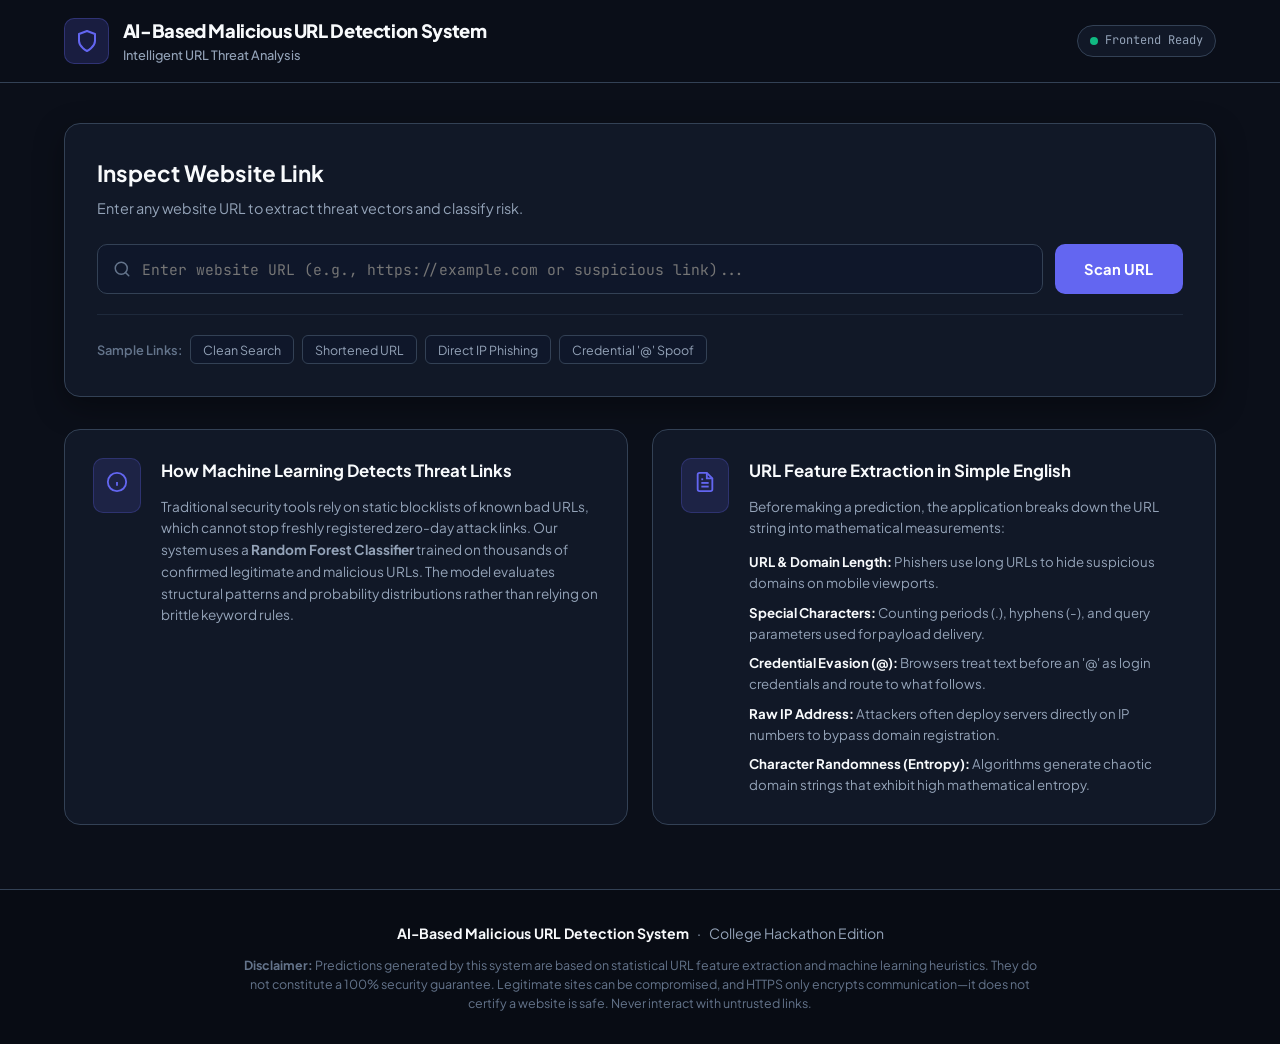
<file: standalone_frontend/index.html>
<!DOCTYPE html>
<html lang="en">
<head>
  <meta charset="UTF-8" />
  <meta name="viewport" content="width=device-width, initial-scale=1.0" />
  <title>AI-Based Malicious URL Detection System</title>
  <link rel="stylesheet" href="style.css" />
  <link rel="preconnect" href="https://fonts.googleapis.com" />
  <link rel="preconnect" href="https://fonts.gstatic.com" crossorigin />
  <link href="https://fonts.googleapis.com/css2?family=JetBrains+Mono:wght@400;500;600&family=Plus+Jakarta+Sans:wght@400;500;600;700;800&display=swap" rel="stylesheet" />
</head>
<body>
  <!-- Header Section -->
  <header class="app-header">
    <div class="header-container">
      <div class="brand-group">
        <div class="brand-icon">
          <svg width="24" height="24" viewBox="0 0 24 24" fill="none" stroke="currentColor" stroke-width="2" stroke-linecap="round" stroke-linejoin="round">
            <path d="M12 22s8-4 8-10V5l-8-3-8 3v7c0 6 8 10 8 10z"/>
          </svg>
        </div>
        <div class="brand-text">
          <h1 class="brand-title">AI-Based Malicious URL Detection System</h1>
          <p class="brand-subtitle">Intelligent URL Threat Analysis</p>
        </div>
      </div>
      <div class="header-status">
        <span class="status-indicator"></span>
        <span class="status-text">Frontend Ready</span>
      </div>
    </div>
  </header>

  <!-- Main Container -->
  <main class="main-content">
    <!-- URL Checker Input Section -->
    <section class="scanner-card">
      <div class="scanner-header">
        <h2>Inspect Website Link</h2>
        <p>Enter any website URL to extract threat vectors and classify risk.</p>
      </div>

      <form id="urlForm" class="scanner-form" novalidate>
        <div class="input-wrapper">
          <span class="input-icon">
            <svg width="18" height="18" viewBox="0 0 24 24" fill="none" stroke="currentColor" stroke-width="2" stroke-linecap="round" stroke-linejoin="round">
              <circle cx="11" cy="11" r="8"></circle>
              <line x1="21" y1="21" x2="16.65" y2="16.65"></line>
            </svg>
          </span>
          <input
            type="text"
            id="urlInput"
            name="url"
            class="url-input"
            placeholder="Enter website URL (e.g., https://example.com or suspicious link)..."
            autocomplete="off"
            spellcheck="false"
            required
          />
          <button type="button" id="clearBtn" class="clear-btn" aria-label="Clear input" style="display: none;">
            &times;
          </button>
        </div>

        <button type="submit" id="scanBtn" class="scan-button">
          <span class="btn-text">Scan URL</span>
          <span class="btn-spinner" style="display: none;"></span>
        </button>
      </form>

      <!-- Input Validation Error Message -->
      <div id="inputError" class="input-error-banner" style="display: none;">
        <svg width="16" height="16" viewBox="0 0 24 24" fill="none" stroke="currentColor" stroke-width="2">
          <circle cx="12" cy="12" r="10"></circle>
          <line x1="12" y1="8" x2="12" y2="12"></line>
          <line x1="12" y1="16" x2="12.01" y2="16"></line>
        </svg>
        <span id="errorText">Please enter a valid website URL.</span>
      </div>

      <!-- Quick Test Sample Chips for Hackathon Testing -->
      <div class="sample-chips-row">
        <span class="chips-label">Sample Links:</span>
        <button type="button" class="sample-chip" data-url="https://www.google.com/search?q=cybersecurity">Clean Search</button>
        <button type="button" class="sample-chip" data-url="http://bit.ly/3xY9PqL-security-notice">Shortened URL</button>
        <button type="button" class="sample-chip" data-url="http://192.168.1.104/paypal.com/login.php">Direct IP Phishing</button>
        <button type="button" class="sample-chip" data-url="https://paypal.com@verify-account-update.xyz/auth">Credential '@' Spoof</button>
      </div>
    </section>

    <!-- Loading State -->
    <div id="loadingState" class="loading-container" style="display: none;">
      <div class="spinner-pulse"></div>
      <h3>Inspecting URL Threat Vectors...</h3>
      <p class="loading-subtext">Extracting lexical structure, host attributes, and querying backend API...</p>
    </div>

    <!-- Backend Disconnected Notice (When API is not yet running) -->
    <div id="apiNotice" class="api-notice-banner" style="display: none;">
      <div class="notice-icon">
        <svg width="20" height="20" viewBox="0 0 24 24" fill="none" stroke="currentColor" stroke-width="2">
          <circle cx="12" cy="12" r="10"></circle>
          <line x1="12" y1="16" x2="12" y2="12"></line>
          <line x1="12" y1="8" x2="12.01" y2="8"></line>
        </svg>
      </div>
      <div class="notice-content">
        <h4>Backend Service Connection Notice</h4>
        <p id="apiNoticeMessage">
          Unable to establish communication with the Flask backend API at /api/scan. Please ensure the Python backend is active.
        </p>
      </div>
    </div>

    <!-- Results Section -->
    <section id="resultsSection" class="results-container" style="display: none;">
      <!-- Result Card: SAFE (Green) -->
      <div id="safeCard" class="result-card safe-card" style="display: none;">
        <div class="result-card-header">
          <div class="verdict-badge">
            <svg width="24" height="24" viewBox="0 0 24 24" fill="none" stroke="currentColor" stroke-width="2">
              <path d="M12 22s8-4 8-10V5l-8-3-8 3v7c0 6 8 10 8 10z"/>
              <path d="m9 12 2 2 4-4"/>
            </svg>
            <span class="verdict-label">SAFE</span>
          </div>
          <div class="verdict-meta">
            <span class="confidence-tag">Standard Baseline Match</span>
          </div>
        </div>
        <h3 class="verdict-heading">Low Threat Probability Detected</h3>
        <p class="verdict-summary">
          This URL adheres to standard domain hierarchies, normal character distributions, and contains no recognized phishing or credential evasion indicators.
        </p>
      </div>

      <!-- Result Card: SUSPICIOUS (Yellow/Orange) -->
      <div id="suspiciousCard" class="result-card suspicious-card" style="display: none;">
        <div class="result-card-header">
          <div class="verdict-badge">
            <svg width="24" height="24" viewBox="0 0 24 24" fill="none" stroke="currentColor" stroke-width="2">
              <path d="m21.73 18-8-14a2 2 0 0 0-3.48 0l-8 14A2 2 0 0 0 4 21h16a2 2 0 0 0 1.73-3Z"/>
              <line x1="12" y1="9" x2="12" y2="13"/>
              <line x1="12" y1="17" x2="12.01" y2="17"/>
            </svg>
            <span class="verdict-label">SUSPICIOUS</span>
          </div>
          <div class="verdict-meta">
            <span class="confidence-tag">Proceed with Caution</span>
          </div>
        </div>
        <h3 class="verdict-heading">Abnormal Patterns Detected</h3>
        <p class="verdict-summary">
          The link contains questionable traits such as a link shortener, high-abuse TLD, multiple hyphens, or excessive subdomains. Never enter confidential passwords or financial information.
        </p>
      </div>

      <!-- Result Card: MALICIOUS (Red) -->
      <div id="maliciousCard" class="result-card malicious-card" style="display: none;">
        <div class="result-card-header">
          <div class="verdict-badge">
            <svg width="24" height="24" viewBox="0 0 24 24" fill="none" stroke="currentColor" stroke-width="2">
              <path d="M12 22s8-4 8-10V5l-8-3-8 3v7c0 6 8 10 8 10z"/>
              <line x1="12" y1="8" x2="12" y2="12"/>
              <line x1="12" y1="16" x2="12.01" y2="16"/>
            </svg>
            <span class="verdict-label">MALICIOUS</span>
          </div>
          <div class="verdict-meta">
            <span class="confidence-tag alert">High Risk Threat</span>
          </div>
        </div>
        <h3 class="verdict-heading">High Probability of Phishing or Fraud</h3>
        <p class="verdict-summary">
          Critical threat signatures were identified (such as raw IP address hosting, credential '@' obfuscation, path redirection, or deceptive banking keywords). Do not visit this site.
        </p>
      </div>

      <!-- Analyzed URL Details Bar -->
      <div class="inspected-url-bar">
        <span class="url-label">Inspected URL:</span>
        <code id="displayInspectedUrl" class="url-code">https://example.com</code>
      </div>

      <!-- Risk Indicators Section -->
      <div class="panel-section">
        <div class="panel-header">
          <h3>Detected Risk Indicators</h3>
          <span id="riskCountBadge" class="panel-badge">0 Indicators</span>
        </div>
        <div id="riskIndicatorsList" class="indicators-grid">
          <!-- Populated dynamically via JS -->
        </div>
      </div>

      <!-- Safety Recommendations Section -->
      <div class="panel-section">
        <div class="panel-header">
          <h3>Safety Recommendations</h3>
          <span class="panel-badge-subtle">Defensive Security</span>
        </div>
        <div id="recommendationsList" class="recommendations-box">
          <!-- Populated dynamically via JS -->
        </div>
      </div>
    </section>

    <!-- Feature Information Section (Educational for Hackathon) -->
    <section class="info-section">
      <div class="info-card">
        <div class="info-icon">
          <svg width="22" height="22" viewBox="0 0 24 24" fill="none" stroke="currentColor" stroke-width="2">
            <circle cx="12" cy="12" r="10"></circle>
            <path d="M12 16v-4"></path>
            <path d="M12 8h.01"></path>
          </svg>
        </div>
        <div class="info-body">
          <h3>How Machine Learning Detects Threat Links</h3>
          <p>
            Traditional security tools rely on static blocklists of known bad URLs, which cannot stop freshly registered zero-day attack links. Our system uses a <strong>Random Forest Classifier</strong> trained on thousands of confirmed legitimate and malicious URLs. The model evaluates structural patterns and probability distributions rather than relying on brittle keyword rules.
          </p>
        </div>
      </div>

      <div class="info-card">
        <div class="info-icon">
          <svg width="22" height="22" viewBox="0 0 24 24" fill="none" stroke="currentColor" stroke-width="2">
            <path d="M14 2H6a2 2 0 0 0-2 2v16a2 2 0 0 0 2 2h12a2 2 0 0 0 2-2V8z"></path>
            <polyline points="14 2 14 8 20 8"></polyline>
            <line x1="16" y1="13" x2="8" y2="13"></line>
            <line x1="16" y1="17" x2="8" y2="17"></line>
            <polyline points="10 9 9 9 8 9"></polyline>
          </svg>
        </div>
        <div class="info-body">
          <h3>URL Feature Extraction in Simple English</h3>
          <p>
            Before making a prediction, the application breaks down the URL string into mathematical measurements:
          </p>
          <ul class="feature-bullets">
            <li><strong>URL & Domain Length:</strong> Phishers use long URLs to hide suspicious domains on mobile viewports.</li>
            <li><strong>Special Characters:</strong> Counting periods (.), hyphens (-), and query parameters used for payload delivery.</li>
            <li><strong>Credential Evasion (@):</strong> Browsers treat text before an '@' as login credentials and route to what follows.</li>
            <li><strong>Raw IP Address:</strong> Attackers often deploy servers directly on IP numbers to bypass domain registration.</li>
            <li><strong>Character Randomness (Entropy):</strong> Algorithms generate chaotic domain strings that exhibit high mathematical entropy.</li>
          </ul>
        </div>
      </div>
    </section>
  </main>

  <!-- Footer Section -->
  <footer class="app-footer">
    <div class="footer-container">
      <div class="footer-brand">
        <strong>AI-Based Malicious URL Detection System</strong>
        <span>·</span>
        <span>College Hackathon Edition</span>
      </div>
      <p class="footer-disclaimer">
        <strong>Disclaimer:</strong> Predictions generated by this system are based on statistical URL feature extraction and machine learning heuristics. They do not constitute a 100% security guarantee. Legitimate sites can be compromised, and HTTPS only encrypts communication—it does not certify a website is safe. Never interact with untrusted links.
      </p>
    </div>
  </footer>

  <script src="script.js"></script>
</body>
</html>
</file>
<file: standalone_frontend/style.css>
/* AI-Based Malicious URL Detection System
 * Standalone CSS Stylesheet
 */

:root {
  --bg-canvas: #0b0f19;
  --bg-surface: #111827;
  --bg-card: #1f2937;
  --bg-elevated: #1e293b;
  --border-color: #334155;
  --border-subtle: #1e293b;
  
  --text-primary: #f8fafc;
  --text-secondary: #94a3b8;
  --text-muted: #64748b;
  
  --accent-primary: #6366f1;
  --accent-hover: #4f46e5;
  
  /* Semantic Status Colors */
  --safe-green: #10b981;
  --safe-bg: rgba(16, 185, 129, 0.12);
  --safe-border: rgba(16, 185, 129, 0.35);
  
  --suspicious-amber: #f59e0b;
  --suspicious-bg: rgba(245, 158, 11, 0.12);
  --suspicious-border: rgba(245, 158, 11, 0.35);
  
  --malicious-red: #ef4444;
  --malicious-bg: rgba(239, 68, 68, 0.14);
  --malicious-border: rgba(239, 68, 68, 0.45);
  
  --font-sans: 'Plus Jakarta Sans', -apple-system, BlinkMacSystemFont, 'Segoe UI', Roboto, sans-serif;
  --font-mono: 'JetBrains Mono', monospace;
  --radius-sm: 6px;
  --radius-md: 10px;
  --radius-lg: 16px;
}

* {
  box-sizing: border-box;
  margin: 0;
  padding: 0;
}

body {
  font-family: var(--font-sans);
  background-color: var(--bg-canvas);
  color: var(--text-primary);
  min-height: 100vh;
  display: flex;
  flex-direction: column;
  line-height: 1.6;
  -webkit-font-smoothing: antialiased;
}

/* Header */
.app-header {
  background-color: rgba(11, 15, 25, 0.9);
  backdrop-filter: blur(10px);
  border-bottom: 1px solid var(--border-color);
  position: sticky;
  top: 0;
  z-index: 50;
}

.header-container {
  max-width: 1200px;
  margin: 0 auto;
  padding: 1rem 1.5rem;
  display: flex;
  align-items: center;
  justify-content: space-between;
  gap: 1.5rem;
}

.brand-group {
  display: flex;
  align-items: center;
  gap: 0.85rem;
}

.brand-icon {
  background: rgba(99, 102, 241, 0.18);
  color: var(--accent-primary);
  border: 1px solid rgba(99, 102, 241, 0.3);
  padding: 0.6rem;
  border-radius: var(--radius-md);
  display: flex;
  align-items: center;
  justify-content: center;
}

.brand-title {
  font-size: 1.15rem;
  font-weight: 800;
  letter-spacing: -0.02em;
  color: var(--text-primary);
}

.brand-subtitle {
  font-size: 0.8rem;
  color: var(--text-secondary);
  font-weight: 500;
}

.header-status {
  display: flex;
  align-items: center;
  gap: 0.45rem;
  background: var(--bg-surface);
  border: 1px solid var(--border-color);
  padding: 0.35rem 0.75rem;
  border-radius: 9999px;
  font-size: 0.75rem;
  font-family: var(--font-mono);
  color: var(--text-secondary);
}

.status-indicator {
  width: 8px;
  height: 8px;
  border-radius: 50%;
  background-color: var(--safe-green);
  display: inline-block;
}

/* Main Layout */
.main-content {
  max-width: 1200px;
  width: 100%;
  margin: 0 auto;
  padding: 2.5rem 1.5rem 4rem;
  display: flex;
  flex-direction: column;
  gap: 2rem;
  flex: 1;
}

/* Scanner Input Card */
.scanner-card {
  background: var(--bg-surface);
  border: 1px solid var(--border-color);
  border-radius: var(--radius-lg);
  padding: 2rem;
  box-shadow: 0 10px 30px rgba(0, 0, 0, 0.35);
}

.scanner-header h2 {
  font-size: 1.4rem;
  font-weight: 700;
  margin-bottom: 0.35rem;
}

.scanner-header p {
  color: var(--text-secondary);
  font-size: 0.9rem;
  margin-bottom: 1.5rem;
}

.scanner-form {
  display: flex;
  gap: 0.75rem;
  flex-wrap: wrap;
}

.input-wrapper {
  position: relative;
  flex: 1;
  min-width: 280px;
}

.input-icon {
  position: absolute;
  left: 1rem;
  top: 50%;
  transform: translateY(-50%);
  color: var(--text-muted);
  display: flex;
  align-items: center;
}

.url-input {
  width: 100%;
  padding: 0.9rem 2.8rem 0.9rem 2.75rem;
  background: #0f172a;
  border: 1px solid var(--border-color);
  border-radius: var(--radius-md);
  color: var(--text-primary);
  font-family: var(--font-mono);
  font-size: 0.92rem;
  outline: none;
  transition: border-color 0.2s, box-shadow 0.2s;
}

.url-input:focus {
  border-color: var(--accent-primary);
  box-shadow: 0 0 0 3px rgba(99, 102, 241, 0.25);
}

.clear-btn {
  position: absolute;
  right: 0.75rem;
  top: 50%;
  transform: translateY(-50%);
  background: none;
  border: none;
  color: var(--text-muted);
  font-size: 1.25rem;
  cursor: pointer;
  padding: 0.25rem;
  border-radius: 4px;
}

.clear-btn:hover {
  color: var(--text-primary);
}

.scan-button {
  display: flex;
  align-items: center;
  justify-content: center;
  gap: 0.5rem;
  padding: 0.9rem 1.85rem;
  background: var(--accent-primary);
  color: white;
  border: none;
  border-radius: var(--radius-md);
  font-family: var(--font-sans);
  font-weight: 700;
  font-size: 0.92rem;
  cursor: pointer;
  transition: background 0.2s, transform 0.1s;
  white-space: nowrap;
}

.scan-button:hover {
  background: var(--accent-hover);
}

.scan-button:active {
  transform: translateY(1px);
}

.btn-spinner {
  width: 16px;
  height: 16px;
  border: 2px solid rgba(255, 255, 255, 0.3);
  border-top-color: white;
  border-radius: 50%;
  animation: spin 0.8s linear infinite;
}

@keyframes spin {
  to { transform: rotate(360deg); }
}

/* Validation Error */
.input-error-banner {
  margin-top: 1rem;
  padding: 0.75rem 1rem;
  background: rgba(239, 68, 68, 0.15);
  border: 1px solid rgba(239, 68, 68, 0.35);
  border-radius: var(--radius-sm);
  color: #fca5a5;
  font-size: 0.85rem;
  display: flex;
  align-items: center;
  gap: 0.5rem;
}

/* Sample Chips Row */
.sample-chips-row {
  margin-top: 1.25rem;
  padding-top: 1.25rem;
  border-top: 1px solid var(--border-subtle);
  display: flex;
  align-items: center;
  gap: 0.5rem;
  flex-wrap: wrap;
}

.chips-label {
  font-size: 0.8rem;
  color: var(--text-muted);
  font-weight: 600;
}

.sample-chip {
  background: #0f172a;
  border: 1px solid var(--border-color);
  color: var(--text-secondary);
  padding: 0.35rem 0.75rem;
  border-radius: var(--radius-sm);
  font-size: 0.78rem;
  font-family: var(--font-sans);
  cursor: pointer;
  transition: all 0.2s;
}

.sample-chip:hover {
  background: var(--border-color);
  color: var(--text-primary);
  border-color: var(--accent-primary);
}

/* Loading State */
.loading-container {
  background: var(--bg-surface);
  border: 1px solid var(--border-color);
  border-radius: var(--radius-lg);
  padding: 3rem 2rem;
  text-align: center;
  display: flex;
  flex-direction: column;
  align-items: center;
  gap: 0.75rem;
}

.spinner-pulse {
  width: 44px;
  height: 44px;
  border: 4px solid rgba(99, 102, 241, 0.2);
  border-top-color: var(--accent-primary);
  border-radius: 50%;
  animation: spin 0.8s linear infinite;
  margin-bottom: 0.5rem;
}

.loading-container h3 {
  font-size: 1.15rem;
  font-weight: 700;
}

.loading-subtext {
  color: var(--text-secondary);
  font-size: 0.88rem;
  max-width: 500px;
}

/* API Notice Banner */
.api-notice-banner {
  background: rgba(30, 41, 59, 0.85);
  border: 1px solid var(--border-color);
  border-radius: var(--radius-lg);
  padding: 1.25rem 1.5rem;
  display: flex;
  gap: 1rem;
}

.notice-icon {
  color: var(--accent-primary);
  padding-top: 0.2rem;
}

.notice-content h4 {
  font-size: 0.98rem;
  font-weight: 700;
  margin-bottom: 0.35rem;
  color: var(--text-primary);
}

.notice-content p {
  font-size: 0.85rem;
  color: var(--text-secondary);
  line-height: 1.5;
  margin-bottom: 0.85rem;
}

.preview-switcher {
  display: flex;
  align-items: center;
  gap: 0.5rem;
  flex-wrap: wrap;
  font-size: 0.8rem;
  color: var(--text-muted);
}

.preview-btn {
  padding: 0.35rem 0.75rem;
  border-radius: var(--radius-sm);
  font-size: 0.78rem;
  font-weight: 600;
  cursor: pointer;
  border: 1px solid transparent;
  transition: all 0.2s;
}

.preview-btn.safe {
  background: var(--safe-bg);
  color: var(--safe-green);
  border-color: var(--safe-border);
}

.preview-btn.suspicious {
  background: var(--suspicious-bg);
  color: var(--suspicious-amber);
  border-color: var(--suspicious-border);
}

.preview-btn.malicious {
  background: var(--malicious-bg);
  color: var(--malicious-red);
  border-color: var(--malicious-border);
}

/* Results Cards */
.results-container {
  display: flex;
  flex-direction: column;
  gap: 1.5rem;
}

.result-card {
  padding: 2rem;
  border-radius: var(--radius-lg);
  box-shadow: 0 10px 30px rgba(0, 0, 0, 0.4);
  transition: all 0.3s;
}

/* SAFE (Green) */
.safe-card {
  background: linear-gradient(135deg, rgba(6, 78, 59, 0.3) 0%, rgba(17, 24, 39, 0.95) 100%);
  border: 1px solid var(--safe-border);
}

.safe-card .verdict-badge {
  color: var(--safe-green);
  background: rgba(16, 185, 129, 0.15);
  border: 1px solid var(--safe-border);
}

.safe-card .verdict-heading {
  color: var(--safe-green);
}

/* SUSPICIOUS (Yellow/Orange) */
.suspicious-card {
  background: linear-gradient(135deg, rgba(120, 53, 15, 0.3) 0%, rgba(17, 24, 39, 0.95) 100%);
  border: 1px solid var(--suspicious-border);
}

.suspicious-card .verdict-badge {
  color: var(--suspicious-amber);
  background: rgba(245, 158, 11, 0.15);
  border: 1px solid var(--suspicious-border);
}

.suspicious-card .verdict-heading {
  color: var(--suspicious-amber);
}

/* MALICIOUS (Red) */
.malicious-card {
  background: linear-gradient(135deg, rgba(136, 19, 55, 0.35) 0%, rgba(17, 24, 39, 0.95) 100%);
  border: 1px solid var(--malicious-border);
}

.malicious-card .verdict-badge {
  color: var(--malicious-red);
  background: rgba(239, 68, 68, 0.15);
  border: 1px solid var(--malicious-border);
}

.malicious-card .verdict-heading {
  color: var(--malicious-red);
}

.result-card-header {
  display: flex;
  align-items: center;
  justify-content: space-between;
  margin-bottom: 1rem;
}

.verdict-badge {
  display: inline-flex;
  align-items: center;
  gap: 0.5rem;
  padding: 0.5rem 1rem;
  border-radius: var(--radius-md);
}

.verdict-label {
  font-size: 1.25rem;
  font-weight: 800;
  letter-spacing: 0.05em;
}

.confidence-tag {
  font-family: var(--font-mono);
  font-size: 0.78rem;
  color: var(--text-secondary);
  background: var(--bg-surface);
  border: 1px solid var(--border-color);
  padding: 0.3rem 0.65rem;
  border-radius: var(--radius-sm);
}

.confidence-tag.alert {
  color: #fca5a5;
  border-color: rgba(239, 68, 68, 0.4);
}

.verdict-heading {
  font-size: 1.35rem;
  font-weight: 800;
  margin-bottom: 0.5rem;
}

.verdict-summary {
  color: var(--text-secondary);
  font-size: 0.92rem;
  line-height: 1.6;
}

/* Inspected URL Details Bar */
.inspected-url-bar {
  background: var(--bg-surface);
  border: 1px solid var(--border-color);
  padding: 0.85rem 1.25rem;
  border-radius: var(--radius-md);
  display: flex;
  align-items: center;
  gap: 0.75rem;
  font-size: 0.85rem;
  overflow-x: auto;
}

.url-label {
  color: var(--text-muted);
  font-weight: 600;
  white-space: nowrap;
}

.url-code {
  font-family: var(--font-mono);
  color: var(--accent-primary);
  word-break: break-all;
}

/* Panels (Risk Indicators & Recommendations) */
.panel-section {
  background: var(--bg-surface);
  border: 1px solid var(--border-color);
  border-radius: var(--radius-lg);
  padding: 1.75rem;
}

.panel-header {
  display: flex;
  align-items: center;
  justify-content: space-between;
  margin-bottom: 1.25rem;
}

.panel-header h3 {
  font-size: 1.1rem;
  font-weight: 700;
}

.panel-badge {
  font-family: var(--font-mono);
  font-size: 0.75rem;
  background: var(--bg-canvas);
  border: 1px solid var(--border-color);
  padding: 0.25rem 0.65rem;
  border-radius: var(--radius-sm);
  color: var(--text-secondary);
}

.panel-badge-subtle {
  font-size: 0.75rem;
  color: var(--text-muted);
}

/* Indicators Grid */
.indicators-grid {
  display: grid;
  grid-template-columns: repeat(auto-fill, minmax(280px, 1fr));
  gap: 1rem;
}

.indicator-card {
  background: var(--bg-canvas);
  border: 1px solid var(--border-color);
  border-radius: var(--radius-md);
  padding: 1rem;
  display: flex;
  flex-direction: column;
  gap: 0.5rem;
}

.indicator-card.flagged {
  border-color: rgba(245, 158, 11, 0.4);
  background: rgba(15, 23, 42, 0.8);
}

.indicator-card.critical {
  border-color: rgba(239, 68, 68, 0.4);
  background: rgba(15, 23, 42, 0.8);
}

.indicator-header {
  display: flex;
  align-items: center;
  justify-content: space-between;
}

.indicator-title {
  font-size: 0.85rem;
  font-weight: 700;
  color: var(--text-primary);
}

.indicator-pill {
  font-size: 0.68rem;
  font-family: var(--font-mono);
  font-weight: 700;
  padding: 0.15rem 0.45rem;
  border-radius: 4px;
  text-transform: uppercase;
}

.indicator-pill.clean {
  background: rgba(16, 185, 129, 0.1);
  color: var(--safe-green);
}

.indicator-pill.warning {
  background: rgba(245, 158, 11, 0.15);
  color: var(--suspicious-amber);
}

.indicator-pill.danger {
  background: rgba(239, 68, 68, 0.18);
  color: var(--malicious-red);
}

.indicator-value {
  font-family: var(--font-mono);
  font-size: 0.82rem;
  color: var(--accent-primary);
}

.indicator-desc {
  font-size: 0.8rem;
  color: var(--text-secondary);
  line-height: 1.45;
}

/* Recommendations Box */
.recommendations-box {
  display: flex;
  flex-direction: column;
  gap: 0.75rem;
}

.rec-item {
  display: flex;
  align-items: flex-start;
  gap: 0.75rem;
  background: var(--bg-canvas);
  border: 1px solid var(--border-subtle);
  padding: 0.85rem 1rem;
  border-radius: var(--radius-md);
  font-size: 0.86rem;
  color: var(--text-secondary);
}

.rec-number {
  background: rgba(99, 102, 241, 0.15);
  color: var(--accent-primary);
  font-family: var(--font-mono);
  font-weight: 700;
  font-size: 0.75rem;
  width: 22px;
  height: 22px;
  display: flex;
  align-items: center;
  justify-content: center;
  border-radius: 50%;
  flex-shrink: 0;
  margin-top: 0.1rem;
}

/* Educational Feature Information Cards */
.info-section {
  display: grid;
  grid-template-columns: repeat(auto-fit, minmax(320px, 1fr));
  gap: 1.5rem;
}

.info-card {
  background: var(--bg-surface);
  border: 1px solid var(--border-color);
  border-radius: var(--radius-lg);
  padding: 1.75rem;
  display: flex;
  gap: 1.25rem;
}

.info-icon {
  background: rgba(99, 102, 241, 0.15);
  color: var(--accent-primary);
  border: 1px solid rgba(99, 102, 241, 0.25);
  padding: 0.75rem;
  border-radius: var(--radius-md);
  height: fit-content;
  flex-shrink: 0;
}

.info-body h3 {
  font-size: 1.05rem;
  font-weight: 700;
  margin-bottom: 0.65rem;
  color: var(--text-primary);
}

.info-body p {
  font-size: 0.85rem;
  color: var(--text-secondary);
  line-height: 1.6;
}

.feature-bullets {
  margin-top: 0.75rem;
  list-style: none;
  display: flex;
  flex-direction: column;
  gap: 0.5rem;
  font-size: 0.83rem;
  color: var(--text-secondary);
}

.feature-bullets li strong {
  color: var(--text-primary);
}

/* Footer */
.app-footer {
  border-top: 1px solid var(--border-color);
  background-color: #080c14;
  padding: 2rem 1.5rem;
  margin-top: auto;
}

.footer-container {
  max-width: 1200px;
  margin: 0 auto;
  display: flex;
  flex-direction: column;
  gap: 0.75rem;
  text-align: center;
}

.footer-brand {
  font-size: 0.88rem;
  color: var(--text-secondary);
  display: flex;
  align-items: center;
  justify-content: center;
  gap: 0.5rem;
  flex-wrap: wrap;
}

.footer-brand strong {
  color: var(--text-primary);
}

.footer-disclaimer {
  font-size: 0.78rem;
  color: var(--text-muted);
  max-width: 800px;
  margin: 0 auto;
  line-height: 1.5;
}

/* Mobile Responsiveness */
@media (max-width: 768px) {
  .header-container {
    flex-direction: column;
    align-items: flex-start;
  }
  
  .header-status {
    align-self: flex-start;
  }
  
  .scanner-form {
    flex-direction: column;
  }
  
  .scan-button {
    width: 100%;
  }
  
  .indicators-grid {
    grid-template-columns: 1fr;
  }
}
</file>
